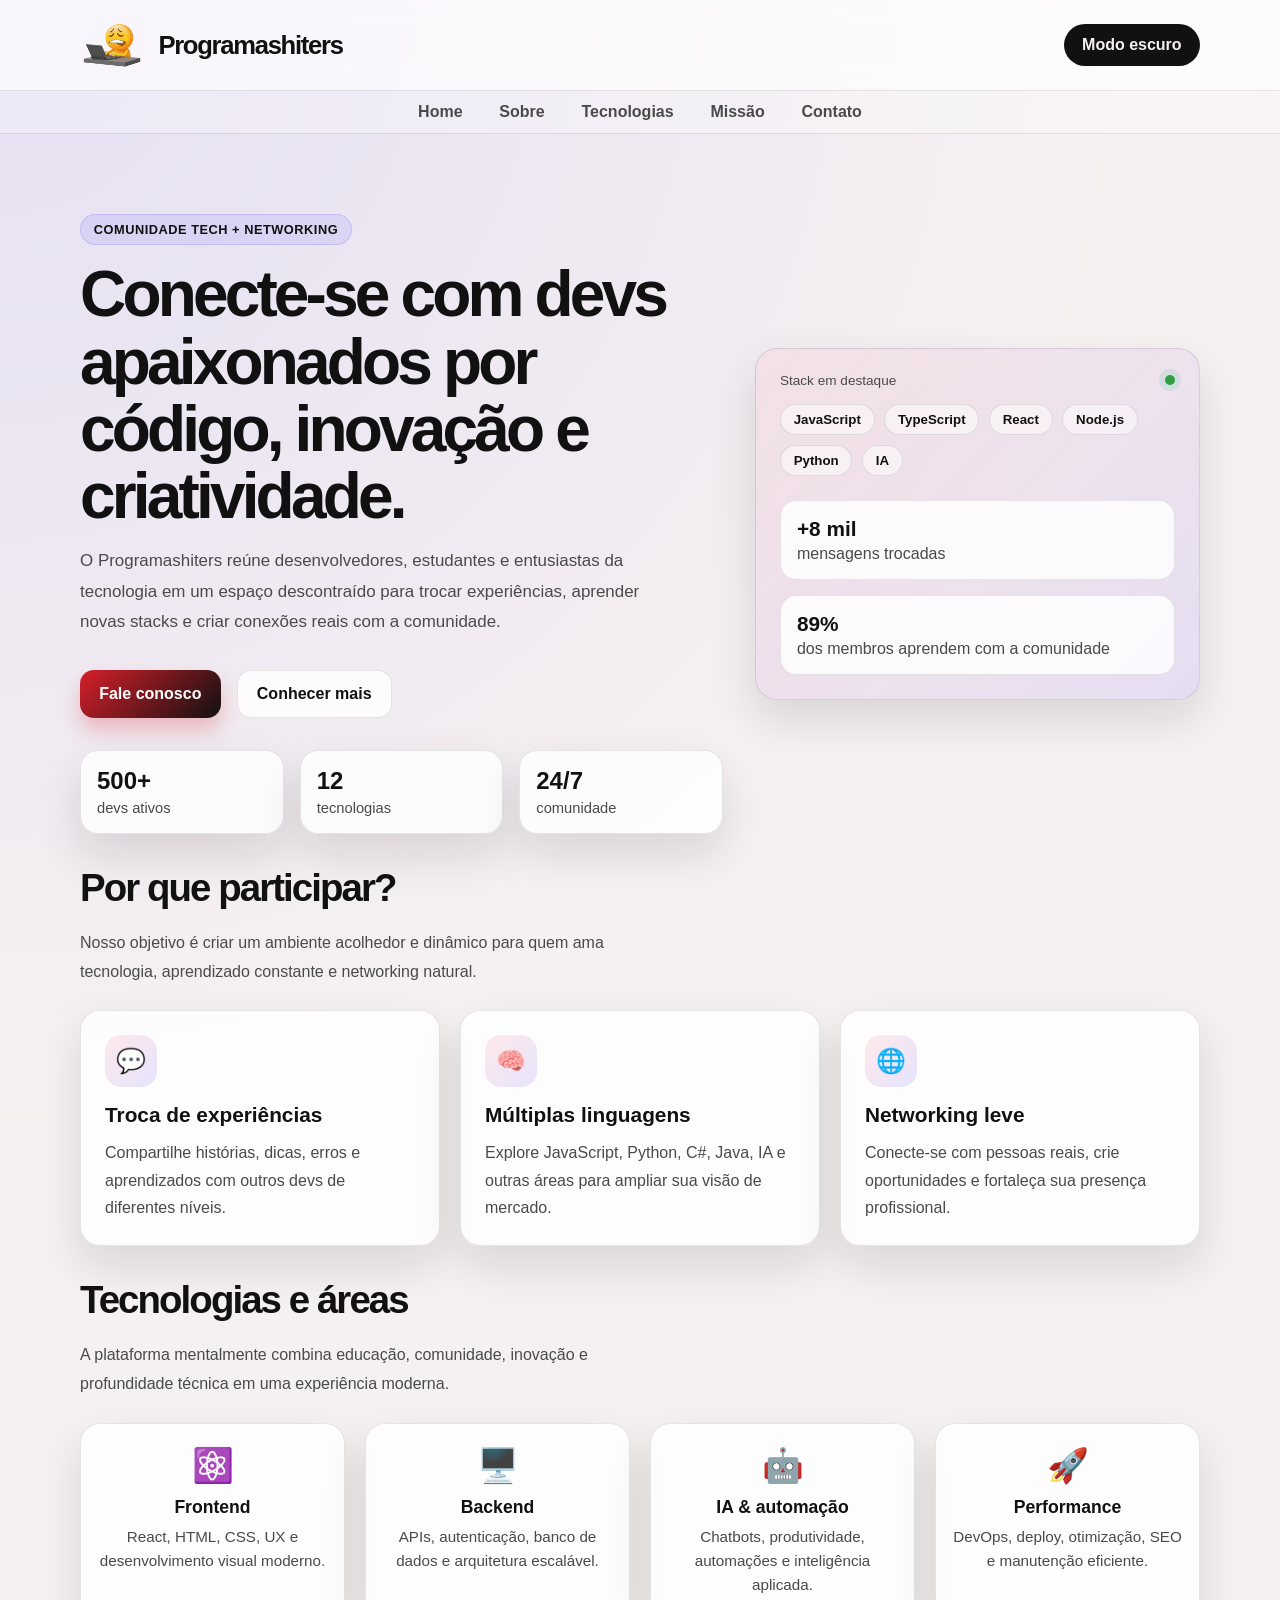
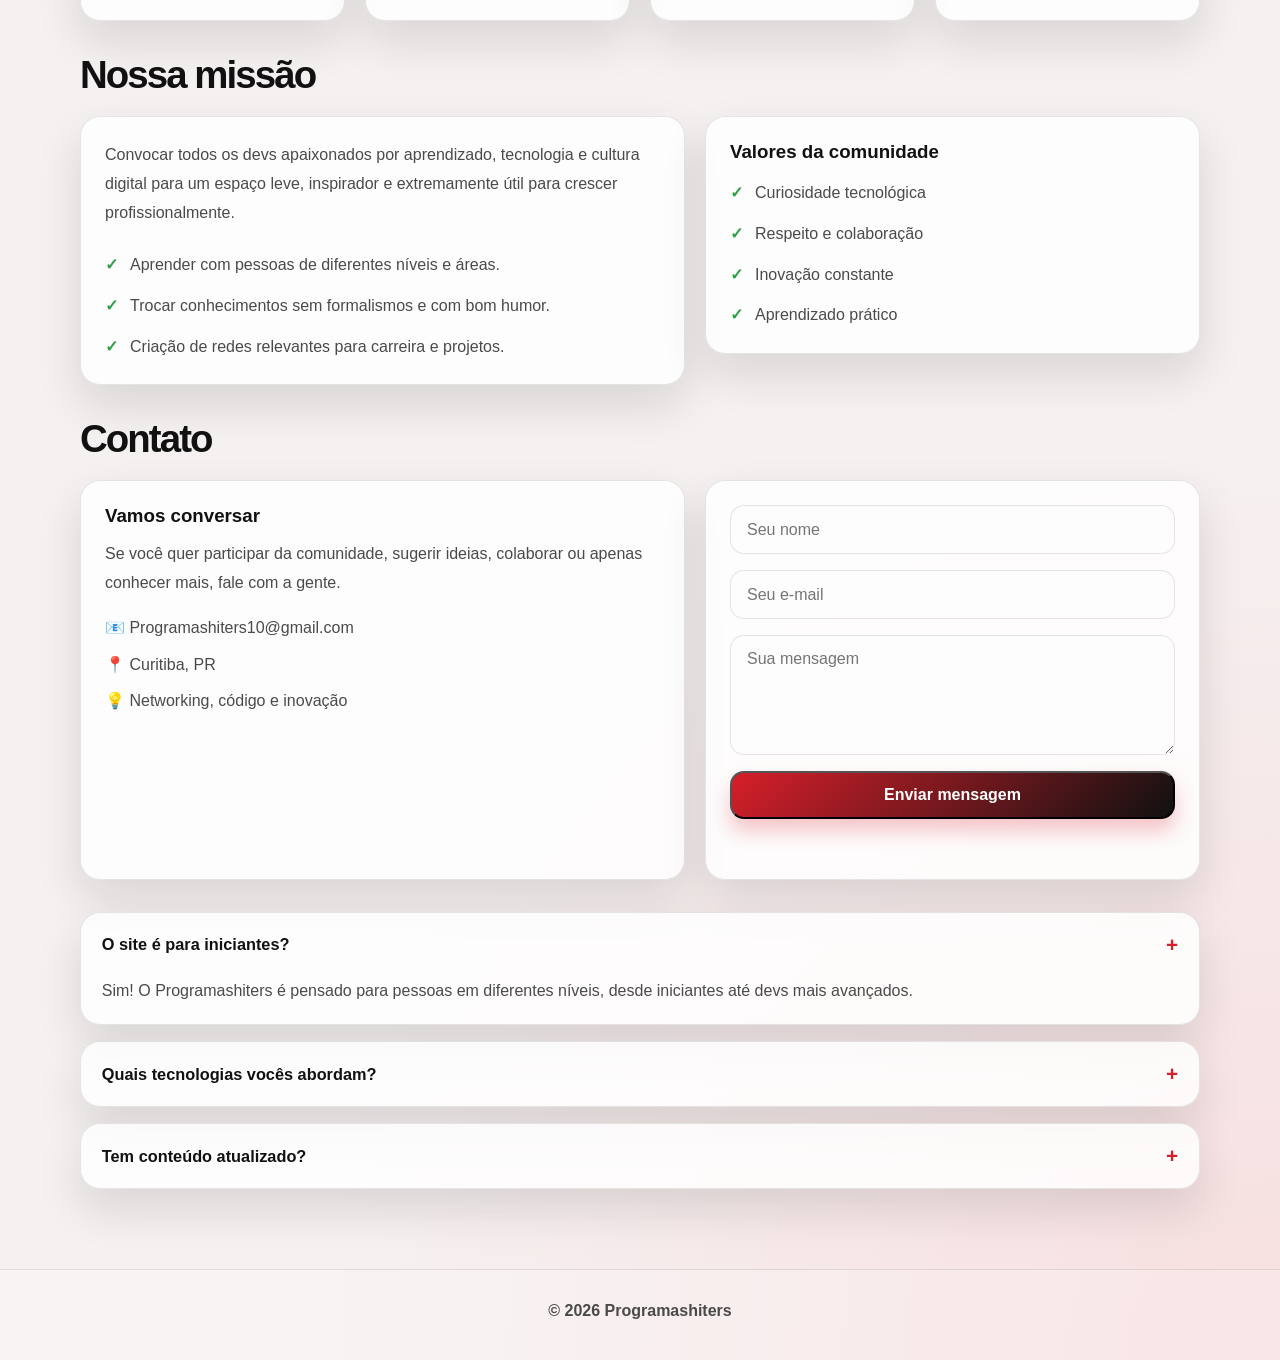
<file: index.html>
<!DOCTYPE html>
<html lang="pt-BR">

<head>
    <meta charset="UTF-8">
    <meta name="viewport" content="width=device-width, initial-scale=1.0">
    <title>Programashiters</title>
    <link rel="stylesheet" href="index.css">
</head>

<body>
    <header class="site-header">
        <div class="container header-inner">
            <div class="title-logo">
                <div class="logo" aria-label="Logo Programashiters">
                    <img src="logo.webp" alt="Logo Programashiters">
                    <span class="logo-fallback">P</span>
                </div>
                <h1>Programashiters</h1>
            </div>

            <button class="toggle-button" type="button" aria-label="Alternar tema">
                Modo escuro
            </button>
        </div>
    </header>

    <nav class="main-nav">
        <div class="container">
            <ul>
                <li><a href="#home">Home</a></li>
                <li><a href="#sobre">Sobre</a></li>
                <li><a href="#tecnologias">Tecnologias</a></li>
                <li><a href="#missao">Missão</a></li>
                <li><a href="#contato">Contato</a></li>
            </ul>
        </div>
    </nav>

    <main id="home" class="container">
        <section class="hero">
            <div class="hero-copy">
                <span class="eyebrow">Comunidade tech + networking</span>
                <h2>Conecte-se com devs apaixonados por código, inovação e criatividade.</h2>
                <p>
                    O Programashiters reúne desenvolvedores, estudantes e entusiastas da tecnologia em um espaço
                    descontraído para trocar experiências, aprender novas stacks e criar conexões reais com a comunidade.
                </p>

                <div class="action-row">
                    <a href="#contato" class="primary-btn">Fale conosco</a>
                    <a href="#sobre" class="secondary-btn">Conhecer mais</a>
                </div>

                <div class="stats">
                    <div class="stat">
                        <strong>500+</strong>
                        <span>devs ativos</span>
                    </div>
                    <div class="stat">
                        <strong>12</strong>
                        <span>tecnologias</span>
                    </div>
                    <div class="stat">
                        <strong>24/7</strong>
                        <span>comunidade</span>
                    </div>
                </div>
            </div>

            <div class="hero-panel">
                <div class="mini-panel-header">
                    <span>Stack em destaque</span>
                    <span class="dot"></span>
                </div>

                <div class="stack-badges">
                    <span>JavaScript</span>
                    <span>TypeScript</span>
                    <span>React</span>
                    <span>Node.js</span>
                    <span>Python</span>
                    <span>IA</span>
                </div>

                <div class="info-card-group">
                    <div class="info-card">
                        <strong>+8 mil</strong>
                        <span>mensagens trocadas</span>
                    </div>
                    <div class="info-card">
                        <strong>89%</strong>
                        <span>dos membros aprendem com a comunidade</span>
                    </div>
                </div>
            </div>
        </section>

        <section id="sobre" class="page-section">
            <h2 class="section-title">Por que participar?</h2>
            <p class="section-copy">
                Nosso objetivo é criar um ambiente acolhedor e dinâmico para quem ama tecnologia, aprendizado constante e networking natural.
            </p>

            <div class="feature-grid">
                <article class="feature-card">
                    <div class="icon">💬</div>
                    <h3>Troca de experiências</h3>
                    <p>Compartilhe histórias, dicas, erros e aprendizados com outros devs de diferentes níveis.</p>
                </article>

                <article class="feature-card">
                    <div class="icon">🧠</div>
                    <h3>Múltiplas linguagens</h3>
                    <p>Explore JavaScript, Python, C#, Java, IA e outras áreas para ampliar sua visão de mercado.</p>
                </article>

                <article class="feature-card">
                    <div class="icon">🌐</div>
                    <h3>Networking leve</h3>
                    <p>Conecte-se com pessoas reais, crie oportunidades e fortaleça sua presença profissional.</p>
                </article>
            </div>
        </section>

        <section id="tecnologias" class="page-section">
            <h2 class="section-title">Tecnologias e áreas</h2>
            <p class="section-copy">
                A plataforma mentalmente combina educação, comunidade, inovação e profundidade técnica em uma experiência moderna.
            </p>

            <div class="tech-grid">
                <article class="tech-card">
                    <div class="tech-icon">⚛️</div>
                    <h3>Frontend</h3>
                    <p>React, HTML, CSS, UX e desenvolvimento visual moderno.</p>
                </article>

                <article class="tech-card">
                    <div class="tech-icon">🖥️</div>
                    <h3>Backend</h3>
                    <p>APIs, autenticação, banco de dados e arquitetura escalável.</p>
                </article>

                <article class="tech-card">
                    <div class="tech-icon">🤖</div>
                    <h3>IA & automação</h3>
                    <p>Chatbots, produtividade, automações e inteligência aplicada.</p>
                </article>

                <article class="tech-card">
                    <div class="tech-icon">🚀</div>
                    <h3>Performance</h3>
                    <p>DevOps, deploy, otimização, SEO e manutenção eficiente.</p>
                </article>
            </div>
        </section>

        <section id="missao" class="page-section">
            <h2 class="section-title">Nossa missão</h2>
            <div class="mission-grid">
                <article class="mission-card">
                    <p class="section-copy">
                        Convocar todos os devs apaixonados por aprendizado, tecnologia e cultura digital para um espaço
                        leve, inspirador e extremamente útil para crescer profissionalmente.
                    </p>

                    <ul>
                        <li>Aprender com pessoas de diferentes níveis e áreas.</li>
                        <li>Trocar conhecimentos sem formalismos e com bom humor.</li>
                        <li>Criação de redes relevantes para carreira e projetos.</li>
                    </ul>
                </article>

                <article class="mission-card">
                    <h3>Valores da comunidade</h3>
                    <ul>
                        <li>Curiosidade tecnológica</li>
                        <li>Respeito e colaboração</li>
                        <li>Inovação constante</li>
                        <li>Aprendizado prático</li>
                    </ul>
                </article>
            </div>
        </section>

        <section id="contato" class="page-section">
            <h2 class="section-title">Contato</h2>
            <div class="contact-grid">
                <div class="contact-panel">
                    <h3>Vamos conversar</h3>
                    <p>Se você quer participar da comunidade, sugerir ideias, colaborar ou apenas conhecer mais, fale com a gente.</p>
                    <ul class="contact-list">
                        <li>📧 Programashiters10@gmail.com</li>
                        <li>📍 Curitiba, PR</li>
                        <li>💡 Networking, código e inovação</li>
                    </ul>
                </div>

                <div class="contact-panel">
                    <form class="contact-form">
                        <input type="text" placeholder="Seu nome" aria-label="Seu nome">
                        <input type="email" placeholder="Seu e-mail" aria-label="Seu e-mail">
                        <textarea placeholder="Sua mensagem" aria-label="Sua mensagem"></textarea>
                        <button type="submit" class="primary-btn">Enviar mensagem</button>
                        <div class="form-message" aria-live="polite"></div>
                    </form>
                </div>
            </div>

            <div class="faq-list">
                <div class="faq-item open">
                    <button class="faq-question" type="button">
                        <span>O site é para iniciantes?</span>
                        <span>+</span>
                    </button>
                    <div class="faq-answer">
                        Sim! O Programashiters é pensado para pessoas em diferentes níveis, desde iniciantes até devs mais avançados.
                    </div>
                </div>

                <div class="faq-item">
                    <button class="faq-question" type="button">
                        <span>Quais tecnologias vocês abordam?</span>
                        <span>+</span>
                    </button>
                    <div class="faq-answer">
                        Abordamos frontend, backend, infraestrutura, automação, IA, UX, carreira e boas práticas de desenvolvimento.
                    </div>
                </div>

                <div class="faq-item">
                    <button class="faq-question" type="button">
                        <span>Tem conteúdo atualizado?</span>
                        <span>+</span>
                    </button>
                    <div class="faq-answer">
                        Sim. A ideia é manter a comunidade em movimento com conteúdos atuais, tendências e aprendizados práticos.
                    </div>
                </div>
            </div>
        </section>
    </main>

    <footer>
        <p>&copy; <span id="year"></span> Programashiters</p>
    </footer>

    <script src="index.js"></script>
</body>

</html>
</file>
<file: index.css>
:root {
    --bg: #f6f1f1;
    --bg-alt: #f0e8e8;
    --panel: rgba(255, 255, 255, 0.82);
    --panel-strong: #ffffff;
    --text: #111111;
    --muted: #4a4a4a;
    --line: rgba(17, 17, 17, 0.1);
    --primary: #d61f2a;
    --primary-strong: #a91018;
    --secondary: #111111;
    --success: #2f9e44;
    --shadow: 0 20px 45px rgba(17, 17, 17, 0.12);
    --radius: 22px;
}

body.dark {
    --bg: #0d0d0d;
    --bg-alt: #171717;
    --panel: rgba(22, 22, 22, 0.82);
    --panel-strong: #111111;
    --text: #f5f5f5;
    --muted: #d4d4d4;
    --line: rgba(255, 255, 255, 0.08);
    --primary: #ff3b46;
    --primary-strong: #d61f2a;
    --secondary: #000000;
    --success: #36c66b;
    --shadow: 0 20px 45px rgba(0, 0, 0, 0.35);
}

* {
    margin: 0;
    padding: 0;
    box-sizing: border-box;
}

html {
    scroll-behavior: smooth;
}

body {
    font-family: Arial, sans-serif;
    background:
        radial-gradient(circle at top left, rgba(106, 92, 255, 0.12), transparent 35%),
        radial-gradient(circle at bottom right, rgba(255, 90, 95, 0.12), transparent 30%),
        var(--bg);
    color: var(--text);
    transition: background 0.3s ease, color 0.3s ease;
}

a {
    text-decoration: none;
    color: inherit;
}

img {
    display: block;
    max-width: 100%;
}

button,
input,
textarea {
    font: inherit;
}

.container {
    width: min(1120px, calc(100% - 2rem));
    margin: 0 auto;
}

.site-header {
    position: sticky;
    top: 0;
    z-index: 100;
    background: rgba(255, 255, 255, 0.7);
    backdrop-filter: blur(14px);
    border-bottom: 1px solid var(--line);
}

body.dark .site-header {
    background: rgba(13, 13, 13, 0.7);
}

.header-inner {
    display: flex;
    align-items: center;
    justify-content: space-between;
    min-height: 90px;
    gap: 1rem;
}

.title-logo {
    display: flex;
    align-items: center;
    gap: 0.9rem;
}

.logo {
    width: 64px;
    height: 64px;
    display: flex;
    align-items: center;
    justify-content: center;
    background: transparent;
    border: none;
    box-shadow: none;
    overflow: hidden;
    border-radius: 14px;
    position: relative;
}

.logo img {
    display: block;
    width: auto;
    max-height: 64px;
    object-fit: contain;
}

.logo-fallback {
    display: none;
    width: 64px;
    height: 64px;
    align-items: center;
    justify-content: center;
    border-radius: 14px;
    background: linear-gradient(135deg, var(--primary), var(--secondary));
    color: white;
    font-size: 1.6rem;
    font-weight: 800;
}

.logo.has-error img {
    display: none;
}

.logo.has-error .logo-fallback {
    display: flex;
}

.title-logo h1 {
    font-size: clamp(1.6rem, 2vw, 2.3rem);
    font-weight: 800;
    letter-spacing: -0.05em;
    color: var(--text);
}

.main-nav {
    background: rgba(255, 255, 255, 0.25);
    border-bottom: 1px solid var(--line);
}

body.dark .main-nav {
    background: rgba(17, 24, 39, 0.5);
}

.main-nav ul {
    list-style: none;
    display: flex;
    justify-content: center;
    align-items: center;
    flex-wrap: wrap;
    gap: 0.5rem;
    padding: 0.75rem 0;
}

.main-nav a {
    color: var(--muted);
    padding: 0.5rem 0.9rem;
    border-radius: 999px;
    font-weight: 700;
    transition: 0.25s ease;
    position: relative;
}

.main-nav a::after {
    content: "";
    position: absolute;
    left: 0.9rem;
    right: 0.9rem;
    bottom: 0.2rem;
    height: 2px;
    background: var(--primary);
    transform: scaleX(0);
    transform-origin: center;
    transition: transform 0.25s ease;
}

.main-nav a:hover {
    color: var(--text);
}

.main-nav a:hover::after {
    transform: scaleX(1);
}

main {
    padding: 4rem 0 5rem;
}

.hero {
    display: grid;
    grid-template-columns: 1.3fr 0.9fr;
    align-items: center;
    gap: 2rem;
    padding-top: 1rem;
}

.eyebrow {
    display: inline-flex;
    align-items: center;
    gap: 0.5rem;
    background: rgba(106, 92, 255, 0.12);
    color: var(--secondary);
    border: 1px solid rgba(106, 92, 255, 0.2);
    border-radius: 999px;
    padding: 0.45rem 0.8rem;
    font-size: 0.8rem;
    font-weight: 700;
    letter-spacing: 0.04em;
    text-transform: uppercase;
}

.hero-copy h2 {
    margin-top: 1rem;
    font-size: clamp(2.3rem, 5vw, 4rem);
    line-height: 1.05;
    letter-spacing: -0.06em;
}

.hero-copy p {
    margin-top: 1rem;
    color: var(--muted);
    font-size: 1.06rem;
    line-height: 1.8;
    max-width: 60ch;
}

.action-row {
    display: flex;
    flex-wrap: wrap;
    gap: 1rem;
    margin-top: 2rem;
}

.primary-btn,
.secondary-btn {
    display: inline-flex;
    align-items: center;
    justify-content: center;
    min-height: 48px;
    padding: 0.8rem 1.2rem;
    border-radius: 14px;
    font-weight: 700;
    transition: transform 0.25s ease, box-shadow 0.25s ease;
}

.primary-btn {
    background: linear-gradient(135deg, var(--primary), var(--secondary));
    color: white;
    box-shadow: 0 12px 20px rgba(214, 31, 42, 0.25);
}

.secondary-btn {
    background: var(--panel);
    color: var(--text);
    border: 1px solid var(--line);
}

.primary-btn:hover,
.secondary-btn:hover,
.toggle-button:hover {
    transform: translateY(-2px);
}

.stats {
    display: grid;
    grid-template-columns: repeat(3, minmax(110px, 1fr));
    gap: 1rem;
    margin-top: 2rem;
}

.stat {
    background: var(--panel);
    border: 1px solid var(--line);
    border-radius: 18px;
    padding: 1rem;
    box-shadow: var(--shadow);
}

.stat strong {
    display: block;
    font-size: 1.5rem;
    margin-bottom: 0.25rem;
}

.stat span {
    color: var(--muted);
    font-size: 0.92rem;
}

.hero-panel {
    background: linear-gradient(135deg, rgba(255, 90, 95, 0.08), rgba(106, 92, 255, 0.12));
    border: 1px solid var(--line);
    border-radius: var(--radius);
    box-shadow: var(--shadow);
    padding: 1.5rem;
}

.mini-panel-header {
    display: flex;
    align-items: center;
    justify-content: space-between;
    color: var(--muted);
    font-size: 0.85rem;
    margin-bottom: 1rem;
}

.dot {
    width: 10px;
    height: 10px;
    border-radius: 50%;
    background: var(--success);
    box-shadow: 0 0 0 6px rgba(16, 185, 129, 0.12);
}

.stack-badges {
    display: flex;
    flex-wrap: wrap;
    gap: 0.6rem;
    margin: 1rem 0 1.5rem;
}

.stack-badges span {
    display: inline-flex;
    align-items: center;
    padding: 0.45rem 0.8rem;
    border-radius: 999px;
    background: rgba(255, 255, 255, 0.5);
    border: 1px solid var(--line);
    font-size: 0.83rem;
    font-weight: 700;
    color: var(--text);
}

.info-card-group {
    display: grid;
    gap: 0.9rem;
}

.info-card {
    background: var(--panel);
    border: 1px solid var(--line);
    border-radius: 16px;
    padding: 1rem;
}

.info-card strong {
    font-size: 1.3rem;
}

.info-card span {
    display: block;
    margin-top: 0.25rem;
    color: var(--muted);
}

.page-section {
    padding-top: 2rem;
}

.section-title {
    margin-bottom: 1.2rem;
    font-size: clamp(2rem, 3vw, 2.8rem);
    letter-spacing: -0.05em;
}

.section-copy {
    color: var(--muted);
    margin-bottom: 1.5rem;
    max-width: 65ch;
    line-height: 1.8;
}

.feature-grid,
.tech-grid,
.mission-grid,
.contact-grid {
    display: grid;
    gap: 1.25rem;
}

.feature-grid {
    grid-template-columns: repeat(3, minmax(0, 1fr));
}

.feature-card,
.tech-card,
.contact-panel,
.faq-item,
.mission-card {
    background: var(--panel);
    border: 1px solid var(--line);
    border-radius: 20px;
    box-shadow: var(--shadow);
}

.feature-card {
    padding: 1.5rem;
}

.feature-card .icon {
    width: 52px;
    height: 52px;
    display: grid;
    place-items: center;
    border-radius: 16px;
    background: linear-gradient(135deg, rgba(255, 90, 95, 0.12), rgba(106, 92, 255, 0.16));
    font-size: 1.5rem;
    margin-bottom: 1rem;
}

.feature-card h3 {
    margin-bottom: 0.75rem;
    font-size: 1.3rem;
}

.feature-card p {
    color: var(--muted);
    line-height: 1.7;
}

.tech-grid {
    grid-template-columns: repeat(4, minmax(0, 1fr));
    margin-top: 1rem;
}

.tech-card {
    padding: 1.4rem 1rem;
    text-align: center;
}

.tech-card .tech-icon {
    font-size: 2.1rem;
    margin-bottom: 0.75rem;
}

.tech-card h3 {
    font-size: 1.1rem;
    margin-bottom: 0.4rem;
}

.tech-card p {
    color: var(--muted);
    line-height: 1.6;
    font-size: 0.95rem;
}

.mission-grid {
    grid-template-columns: 1.1fr 0.9fr;
    align-items: start;
}

.mission-card {
    padding: 1.5rem;
}

.mission-card ul {
    list-style: none;
    display: grid;
    gap: 0.85rem;
    margin-top: 1rem;
}

.mission-card li {
    display: flex;
    align-items: start;
    gap: 0.75rem;
    color: var(--muted);
    line-height: 1.7;
}

.mission-card li::before {
    content: "✓";
    color: var(--success);
    font-weight: 700;
}

.contact-grid {
    grid-template-columns: 1.1fr 0.9fr;
}

.contact-panel {
    padding: 1.5rem;
}

.contact-panel h3 {
    margin-bottom: 0.8rem;
}

.contact-panel p,
.contact-panel li {
    color: var(--muted);
    line-height: 1.8;
}

.contact-list {
    list-style: none;
    padding: 0;
    display: grid;
    gap: 0.5rem;
    margin-top: 1rem;
}

.contact-form {
    display: grid;
    gap: 1rem;
}

.contact-form input,
.contact-form textarea {
    width: 100%;
    border-radius: 14px;
    border: 1px solid var(--line);
    background: rgba(255, 255, 255, 0.25);
    color: var(--text);
    padding: 0.9rem 1rem;
    outline: none;
}

.contact-form input:focus,
.contact-form textarea:focus {
    border-color: rgba(106, 92, 255, 0.7);
    box-shadow: 0 0 0 3px rgba(106, 92, 255, 0.12);
}

.contact-form textarea {
    min-height: 120px;
    resize: vertical;
}

.form-message {
    min-height: 1.25rem;
    color: var(--success);
    font-weight: 700;
}

.faq-list {
    display: grid;
    gap: 1rem;
    margin-top: 2rem;
}

.faq-item {
    overflow: hidden;
}

.faq-question {
    width: 100%;
    text-align: left;
    background: transparent;
    border: none;
    color: var(--text);
    font-size: 1.02rem;
    font-weight: 700;
    padding: 1.25rem 1.3rem;
    cursor: pointer;
    display: flex;
    justify-content: space-between;
    align-items: center;
    gap: 1rem;
}

.faq-answer {
    display: none;
    padding: 0 1.3rem 1.25rem;
    color: var(--muted);
    line-height: 1.7;
}

.faq-item.open .faq-answer {
    display: block;
}

.faq-question span:last-child {
    font-size: 1.3rem;
    color: var(--primary);
}

.toggle-button {
    background: var(--text);
    color: var(--bg);
    border: none;
    border-radius: 999px;
    padding: 0.75rem 1.15rem;
    font-weight: 700;
    cursor: pointer;
    transition: transform 0.25s ease, background 0.25s ease, color 0.25s ease;
}

body.dark .toggle-button {
    background: #ffffff;
    color: #111111;
}

footer {
    text-align: center;
    padding: 2rem 1rem 2.5rem;
    border-top: 1px solid var(--line);
    background: rgba(255, 255, 255, 0.2);
}

footer p {
    color: var(--muted);
    font-weight: 600;
}

@media (max-width: 900px) {
    .hero,
    .mission-grid,
    .contact-grid,
    .feature-grid,
    .tech-grid {
        grid-template-columns: 1fr;
    }
}

@media (max-width: 600px) {
    .header-inner {
        flex-wrap: wrap;
        justify-content: center;
        padding: 1rem 0;
    }

    .main-nav ul {
        gap: 0.25rem;
    }

    .hero-copy h2 {
        font-size: 2.3rem;
    }

    .stats {
        grid-template-columns: 1fr;
    }
}
</file>
